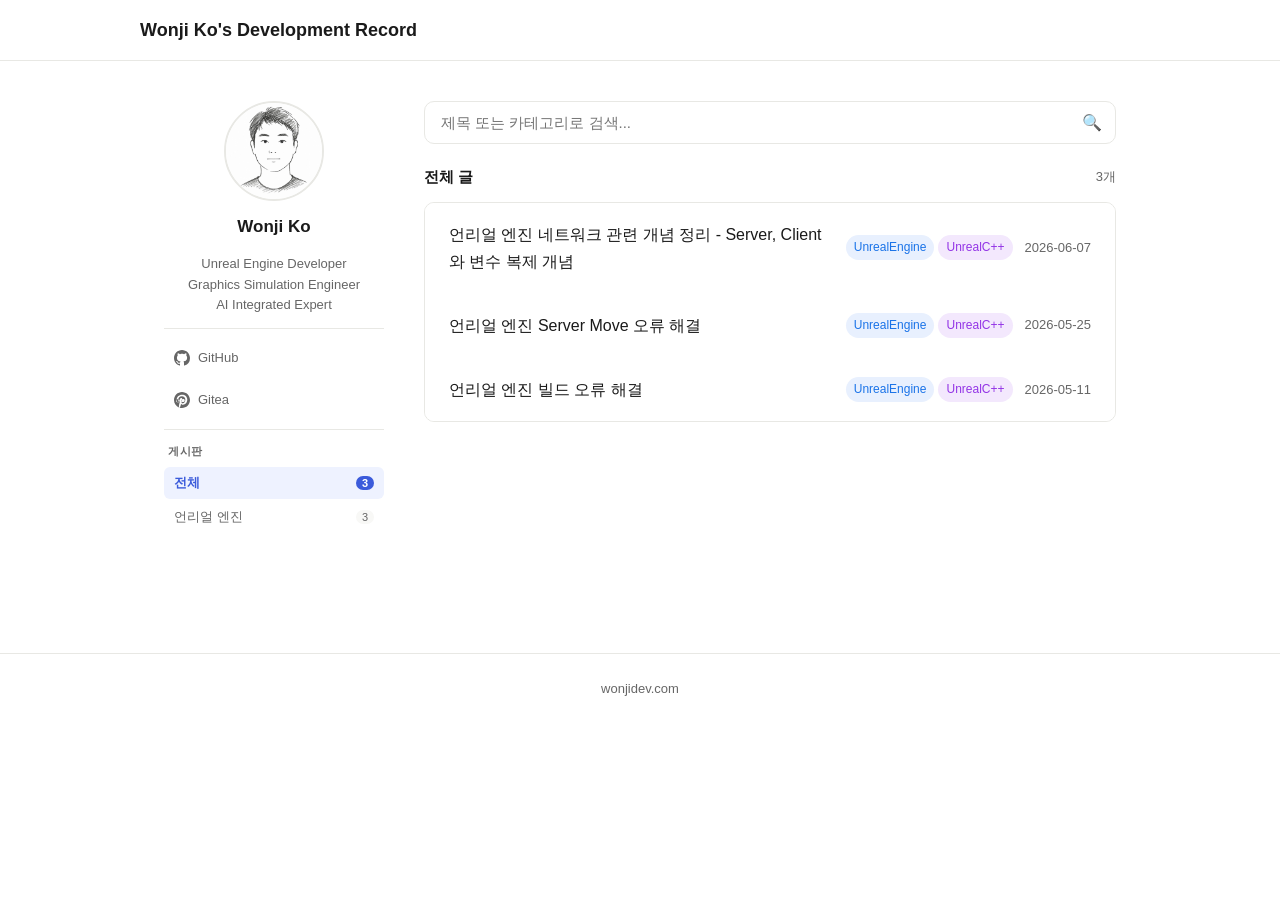
<file: index.html>
<!DOCTYPE html>
<html lang="ko">
<head>
  <meta charset="UTF-8">
  <meta name="viewport" content="width=device-width, initial-scale=1.0">
  <title>Wonji Ko's Development Record</title>
  <link rel="stylesheet" href="/assets/css/style.css">
  <style>
    .layout {
      max-width: 1000px;
      margin: 0 auto;
      padding: 40px 24px;
      display: grid;
      grid-template-columns: 220px 1fr;
      gap: 40px;
      align-items: start;
    }

    /* 사이드바 */
    .sidebar {
      position: sticky;
      top: 40px;
      display: flex;
      flex-direction: column;
      align-items: center;
      text-align: center;
      gap: 12px;
    }

    .profile-img {
      width: 100px;
      height: 100px;
      border-radius: 50%;
      object-fit: cover;
      border: 2px solid var(--border);
      background: var(--bg2);
    }

    .profile-avatar {
      width: 100px;
      height: 100px;
      border-radius: 50%;
      background: var(--accent-light);
      border: 2px solid var(--border);
      display: flex;
      align-items: center;
      justify-content: center;
      font-size: 40px;
    }

    .profile-name {
      font-size: 17px;
      font-weight: 700;
      color: var(--text);
    }

    .profile-bio {
      font-size: 13px;
      color: var(--text2);
      line-height: 1.6;
    }

    .profile-divider {
      width: 100%;
      height: 1px;
      background: var(--border);
    }

    .profile-links {
      display: flex;
      flex-direction: column;
      gap: 8px;
      width: 100%;
    }

    .profile-link {
      display: flex;
      align-items: center;
      gap: 8px;
      font-size: 13px;
      color: var(--text2);
      padding: 6px 10px;
      border-radius: 6px;
      transition: background 0.15s, color 0.15s;
      text-decoration: none;
    }

    .profile-link:hover {
      background: var(--bg2);
      color: var(--accent);
      text-decoration: none;
    }

    .profile-link svg { flex-shrink: 0; }

    /* 게시판 목록 */
    .board-section {
      width: 100%;
      text-align: left;
    }

    .board-section-title {
      font-size: 11px;
      font-weight: 600;
      color: var(--text2);
      text-transform: uppercase;
      letter-spacing: 0.06em;
      margin-bottom: 6px;
      padding-left: 4px;
    }

    .board-list {
      display: flex;
      flex-direction: column;
      gap: 2px;
      width: 100%;
    }

    .board-btn {
      width: 100%;
      display: flex;
      align-items: center;
      justify-content: space-between;
      padding: 7px 10px;
      border: none;
      border-radius: 6px;
      background: transparent;
      color: var(--text2);
      font-size: 13px;
      font-family: inherit;
      cursor: pointer;
      transition: background 0.15s, color 0.15s;
      text-align: left;
    }

    .board-btn:hover {
      background: var(--bg2);
      color: var(--text);
    }

    .board-btn.active {
      background: var(--accent-light);
      color: var(--accent);
      font-weight: 600;
    }

    .board-btn .board-count {
      font-size: 11px;
      color: var(--text2);
      background: var(--bg2);
      padding: 1px 6px;
      border-radius: 10px;
    }

    .board-btn.active .board-count {
      background: var(--accent);
      color: #fff;
    }

    /* 헤더 */
    header nav { max-width: 1000px; }

    /* 검색 */
    .search-wrap {
      margin-bottom: 20px;
      position: relative;
    }

    .search-input {
      width: 100%;
      padding: 12px 40px 12px 16px;
      font-size: 15px;
      border: 1px solid var(--border);
      border-radius: var(--radius);
      background: var(--bg);
      color: var(--text);
      outline: none;
      transition: border-color 0.15s;
      font-family: inherit;
    }

    .search-input:focus { border-color: var(--accent); }

    .search-icon {
      position: absolute;
      right: 14px;
      top: 50%;
      transform: translateY(-50%);
      color: var(--text2);
      font-size: 16px;
      pointer-events: none;
    }

    /* 게시판 헤더 */
    .board-header {
      display: flex;
      align-items: center;
      justify-content: space-between;
      margin-bottom: 12px;
    }

    .board-title {
      font-size: 15px;
      font-weight: 600;
      color: var(--text);
    }

    .result-count {
      font-size: 13px;
      color: var(--text2);
    }

    .no-results {
      text-align: center;
      padding: 60px 0;
      color: var(--text2);
      font-size: 15px;
    }

    .post-categories {
      display: flex;
      gap: 4px;
      flex-wrap: wrap;
    }

    /* 카테고리 색상 */
    .cat-blue   { background: #e8f0fe; color: #1a73e8; }
    .cat-green  { background: #e6f4ea; color: #1e8e3e; }
    .cat-red    { background: #fce8e6; color: #d93025; }
    .cat-yellow { background: #fef7e0; color: #f29900; }
    .cat-purple { background: #f3e8fd; color: #9334e6; }
    .cat-gray   { background: #f1f3f4; color: #5f6368; }
    .cat-lime   { background: #f2fce4; color: #4caf11; }
    .cat-sky    { background: #e4f6fd; color: #0097c7; }

    @media (prefers-color-scheme: dark) {
      .cat-blue   { background: #1a2740; color: #8ab4f8; }
      .cat-green  { background: #1a2e1f; color: #81c995; }
      .cat-red    { background: #2e1a18; color: #f28b82; }
      .cat-yellow { background: #2e2510; color: #fdd663; }
      .cat-purple { background: #2a1a3e; color: #d7aefb; }
      .cat-gray   { background: #2e2e2e; color: #9aa0a6; }
      .cat-lime   { background: #1e2e10; color: #a8d878; }
      .cat-sky    { background: #102030; color: #67d0f5; }
    }

    mark {
      background: var(--accent-light);
      color: var(--accent);
      border-radius: 2px;
      padding: 0 2px;
    }

    .main-content { min-width: 0; }

    /* 페이지네이션 */
    .pagination {
      display: flex;
      align-items: center;
      justify-content: center;
      gap: 4px;
      margin-top: 24px;
    }

    .page-btn {
      min-width: 34px;
      height: 34px;
      padding: 0 8px;
      border: 1px solid var(--border);
      border-radius: 6px;
      background: var(--bg);
      color: var(--text);
      font-size: 14px;
      cursor: pointer;
      transition: background 0.15s, color 0.15s, border-color 0.15s;
      font-family: inherit;
    }

    .page-btn:hover:not(:disabled) {
      background: var(--bg2);
      border-color: var(--accent);
      color: var(--accent);
    }

    .page-btn.active {
      background: var(--accent);
      color: #fff;
      border-color: var(--accent);
      font-weight: 600;
    }

    .page-btn:disabled {
      opacity: 0.35;
      cursor: default;
    }

    /* 모바일 */
    @media (max-width: 640px) {
      .layout {
        grid-template-columns: 1fr;
        padding: 24px 16px;
      }
      .sidebar {
        position: static;
        flex-direction: row;
        text-align: left;
        flex-wrap: wrap;
        gap: 16px;
      }
      .profile-avatar, .profile-img {
        width: 64px;
        height: 64px;
        font-size: 28px;
        flex-shrink: 0;
      }
      .profile-links { flex-direction: row; flex-wrap: wrap; }
      .profile-divider { display: none; }
      .board-section { width: 100%; }
      .board-list { flex-direction: row; flex-wrap: wrap; gap: 6px; }
      .board-btn { width: auto; }
    }
  </style>
</head>
<body>

  <header>
    <nav>
      <a class="blog-title" href="https://wonjidev.com/">Wonji Ko's Development Record</a>
    </nav>
  </header>

  <div class="layout">

    <!-- 좌측 사이드바 -->
    <aside class="sidebar">
      <img
        class="profile-img"
        id="profile-img"
        src="/assets/images/profile.jpg"
        alt="프로필 사진"
        onerror="this.style.display='none'; document.getElementById('profile-avatar').style.display='flex';"
      >
      <div class="profile-avatar" id="profile-avatar" style="display:none;">👤</div>

      <div class="profile-name">Wonji Ko</div>
      <div class="profile-bio">
        Unreal Engine Developer<br>
        Graphics Simulation Engineer<br>
        AI Integrated Expert
      </div>

      <div class="profile-divider"></div>

      <div class="profile-links">
        <a class="profile-link" href="https://github.com/wonjiko6718" target="_blank" rel="noopener">
          <svg width="16" height="16" viewBox="0 0 24 24" fill="currentColor">
            <path d="M12 0C5.37 0 0 5.37 0 12c0 5.31 3.435 9.795 8.205 11.385.6.105.825-.255.825-.57 0-.285-.015-1.23-.015-2.235-3.015.555-3.795-.735-4.035-1.41-.135-.345-.72-1.41-1.23-1.695-.42-.225-1.02-.78-.015-.795.945-.015 1.62.87 1.845 1.23 1.08 1.815 2.805 1.305 3.495.99.105-.78.42-1.305.765-1.605-2.67-.3-5.46-1.335-5.46-5.925 0-1.305.465-2.385 1.23-3.225-.12-.3-.54-1.53.12-3.18 0 0 1.005-.315 3.3 1.23.96-.27 1.98-.405 3-.405s2.04.135 3 .405c2.295-1.56 3.3-1.23 3.3-1.23.66 1.65.24 2.88.12 3.18.765.84 1.23 1.905 1.23 3.225 0 4.605-2.805 5.625-5.475 5.925.435.375.81 1.095.81 2.22 0 1.605-.015 2.895-.015 3.3 0 .315.225.69.825.57A12.02 12.02 0 0 0 24 12c0-6.63-5.37-12-12-12z"/>
          </svg>
          GitHub
        </a>
        <a class="profile-link" href="https://git.wonjidev.com/WonjiKo" target="_blank" rel="noopener">
          <svg width="16" height="16" viewBox="0 0 24 24" fill="currentColor">
            <path d="M15.876 13.396c-.272 1.181-1.449 1.964-2.644 1.746-1.314-.237-2.132-1.57-1.823-2.887.31-1.316 1.638-2.127 2.953-1.818 1.314.31 2.132 1.64 1.514 2.959zm-7.668.461c-.31 1.316-1.638 2.127-2.953 1.818C3.941 15.365 3.123 14.036 3.433 12.72c.31-1.317 1.638-2.128 2.953-1.819 1.314.31 2.132 1.64 1.822 2.956zM12 0C5.373 0 0 5.373 0 12c0 5.018 3.063 9.316 7.454 11.118-.103-.886-.197-2.247.041-3.213.216-.878 1.443-6.114 1.443-6.114s-.369-.737-.369-1.827c0-1.713.993-2.994 2.228-2.994 1.051 0 1.56.789 1.56 1.735 0 1.057-.674 2.641-1.022 4.108-.291 1.228.615 2.228 1.824 2.228 2.189 0 3.874-2.308 3.874-5.642 0-2.949-2.121-5.011-5.151-5.011-3.51 0-5.569 2.633-5.569 5.354 0 1.059.408 2.194 0.917 2.815.101.122.116.229.086.354-.094.388-.301 1.228-.342 1.4-.054.226-.181.274-.416.165-1.55-.722-2.521-2.99-2.521-4.814 0-3.917 2.846-7.514 8.208-7.514 4.308 0 7.655 3.07 7.655 7.172 0 4.278-2.697 7.719-6.44 7.719-1.258 0-2.441-.654-2.847-1.426l-.773 2.883c-.281 1.077-1.037 2.427-1.543 3.249C10.014 23.928 11 24 12 24c6.627 0 12-5.373 12-12S18.627 0 12 0z"/>
          </svg>
        Gitea
        </a>
      </div>

      <div class="profile-divider"></div>

      <!-- 게시판 목록 (JS로 자동 생성) -->
      <div class="board-section">
        <div class="board-section-title">게시판</div>
        <div class="board-list" id="board-list"></div>
      </div>

    </aside>

    <!-- 우측 메인 -->
    <div class="main-content">
      <div class="search-wrap">
        <input
          class="search-input"
          id="search-input"
          type="text"
          placeholder="제목 또는 카테고리로 검색..."
          autocomplete="off"
        >
        <span class="search-icon">🔍</span>
      </div>

      <div class="board-header">
        <span class="board-title" id="board-title">전체 글</span>
        <span class="result-count" id="result-count"></span>
      </div>

      <ul class="post-list" id="post-list">
        <li class="loading">글 목록을 불러오는 중...</li>
      </ul>

      <div class="pagination" id="pagination"></div>
    </div>

  </div>

  <footer>
    <p>wonjidev.com</p>
  </footer>

  <script>
    const CATEGORY_COLORS = {
      'UnrealEngine':    'cat-blue',
      'AI':    'cat-green',
      'UnrealC++':    'cat-purple',
      'Common':    'cat-yellow',
      'Custom':    'cat-red',
      'Base':  'cat-gray',
      'Python':  'cat-lime',   
      'C++':    'cat-sky',   
    };

    const PAGE_SIZE = 10;

    let allPosts      = [];
    let filteredPosts = [];
    let boards        = [];
    let currentPage   = 1;
    let activeBoard   = null;  // null = 전체
    let searchQuery   = '';

    function getCategoryClass(name) {
      return CATEGORY_COLORS[name] || 'cat-gray';
    }

    function highlight(text, query) {
      if (!query) return text;
      const escaped = query.replace(/[.*+?^${}()|[\]\\]/g, '\\$&');
      return text.replace(new RegExp(`(${escaped})`, 'gi'), '<mark>$1</mark>');
    }

    function getCategories(post) {
      return Array.isArray(post.category)
        ? post.category
        : (post.category ? [post.category] : []);
    }

    function renderCategories(categories, query) {
      if (categories.length === 0) return '';
      return `<span class="post-categories">
        ${categories.map(c =>
          `<span class="post-category ${getCategoryClass(c)}">${highlight(c, query)}</span>`
        ).join('')}
      </span>`;
    }

    /* 게시판 버튼 생성 */
    function buildBoardButtons() {
      const wrap = document.getElementById('board-list');
      wrap.innerHTML = '';

      // 전체 버튼
      const allCount = allPosts.length;
      const allBtn = document.createElement('button');
      allBtn.className = 'board-btn' + (activeBoard === null ? ' active' : '');
      allBtn.innerHTML = `<span>전체</span><span class="board-count">${allCount}</span>`;
      allBtn.onclick = () => selectBoard(null);
      wrap.appendChild(allBtn);

      // 폴더별 버튼
      boards.forEach(board => {
        const count = allPosts.filter(p => p.board === board).length;
        const btn = document.createElement('button');
        btn.className = 'board-btn' + (activeBoard === board ? ' active' : '');
        btn.innerHTML = `<span>${board}</span><span class="board-count">${count}</span>`;
        btn.onclick = () => selectBoard(board);
        wrap.appendChild(btn);
      });
    }

    function selectBoard(board) {
      activeBoard = board;
      currentPage = 1;
      document.getElementById('board-title').textContent = board || '전체 글';
      applyFilters();
      buildBoardButtons();
    }

    /* 필터 적용 */
    function applyFilters() {
      const q = searchQuery.trim().toLowerCase();

      filteredPosts = allPosts.filter(post => {
        // 게시판 필터
        if (activeBoard && post.board !== activeBoard) return false;

        // 검색어 필터
        if (q) {
          const cats    = getCategories(post);
          const inTitle = post.title.toLowerCase().includes(q);
          const inCat   = cats.some(c => c.toLowerCase().includes(q));
          if (!inTitle && !inCat) return false;
        }

        return true;
      });

      currentPage = 1;
      renderPage();
    }

    /* 현재 페이지 렌더링 */
    function renderPage() {
      const list    = document.getElementById('post-list');
      const countEl = document.getElementById('result-count');
      const q       = searchQuery.trim();

      if (filteredPosts.length === 0) {
        list.innerHTML = `<li class="no-results">게시물이 없습니다.</li>`;
        countEl.textContent = '';
        renderPagination(0);
        return;
      }

      const total      = filteredPosts.length;
      const totalPages = Math.ceil(total / PAGE_SIZE);
      const start      = (currentPage - 1) * PAGE_SIZE;
      const pagePosts  = filteredPosts.slice(start, start + PAGE_SIZE);

      countEl.textContent = `${total}개`;

      list.innerHTML = pagePosts.map(post => `
        <li class="post-item">
          <a class="post-link" href="/post.html?id=${encodeURIComponent(post.id)}">
            <span class="post-title">${highlight(post.title, q)}</span>
            <span class="post-meta">
              ${renderCategories(getCategories(post), q)}
              <span class="post-date">${post.date}</span>
            </span>
          </a>
        </li>
      `).join('');

      renderPagination(totalPages);
    }

    /* 페이지네이션 */
    function renderPagination(totalPages) {
      const wrap = document.getElementById('pagination');
      if (totalPages <= 1) { wrap.innerHTML = ''; return; }

      let html = '';
      html += `<button class="page-btn" onclick="goPage(${currentPage - 1})" ${currentPage === 1 ? 'disabled' : ''}>‹</button>`;

      for (let i = 1; i <= totalPages; i++) {
        if (i === 1 || i === totalPages || (i >= currentPage - 2 && i <= currentPage + 2)) {
          html += `<button class="page-btn ${i === currentPage ? 'active' : ''}" onclick="goPage(${i})">${i}</button>`;
        } else if (i === currentPage - 3 || i === currentPage + 3) {
          html += `<button class="page-btn" disabled>…</button>`;
        }
      }

      html += `<button class="page-btn" onclick="goPage(${currentPage + 1})" ${currentPage === totalPages ? 'disabled' : ''}>›</button>`;
      wrap.innerHTML = html;
    }

    function goPage(page) {
      currentPage = page;
      renderPage();
      window.scrollTo({ top: 0, behavior: 'smooth' });
    }

    async function loadPosts() {
      const list = document.getElementById('post-list');
      try {
        const res = await fetch('/posts/list.json');
        if (!res.ok) throw new Error('list.json을 찾을 수 없습니다.');
        const data = await res.json();

        // 이전 형식(배열) 하위 호환 처리
        if (Array.isArray(data)) {
          allPosts = data;
          boards   = [...new Set(data.map(p => p.board).filter(Boolean))];
        } else {
          allPosts = data.posts  || [];
          boards   = data.boards || [];
        }

        filteredPosts = [...allPosts];
        buildBoardButtons();
        renderPage();

        // URL 검색어 자동 적용
        const params = new URLSearchParams(window.location.search);
        const q = params.get('q');
        if (q) {
          document.getElementById('search-input').value = q;
          searchQuery = q;
          applyFilters();
        }
      } catch (e) {
        list.innerHTML = `<li style="padding:20px"><div class="error-msg">오류: ${e.message}</div></li>`;
      }
    }

    document.getElementById('search-input').addEventListener('input', e => {
      searchQuery = e.target.value;
      applyFilters();
    });

    loadPosts();
  </script>

</body>
</html>
</file>
<file: assets/css/style.css>
* {
  margin: 0;
  padding: 0;
  box-sizing: border-box;
}

:root {
  --bg: #ffffff;
  --bg2: #f8f8f6;
  --text: #1a1a1a;
  --text2: #666;
  --accent: #3b5bdb;
  --accent-light: #eef2ff;
  --border: #e8e8e4;
  --radius: 10px;
  --max-w: 720px;
}

@media (prefers-color-scheme: dark) {
  :root {
    --bg: #141414;
    --bg2: #1e1e1e;
    --text: #e8e8e4;
    --text2: #999;
    --accent: #748ffc;
    --accent-light: #1e2340;
    --border: #2e2e2e;
  }
}

body {
  font-family: -apple-system, BlinkMacSystemFont, 'Segoe UI', 'Noto Sans KR', sans-serif;
  background: var(--bg);
  color: var(--text);
  line-height: 1.7;
  font-size: 16px;
}

a {
  color: var(--accent);
  text-decoration: none;
}

a:hover {
  text-decoration: underline;
}

/* Header */
header {
  border-bottom: 1px solid var(--border);
  padding: 0 24px;
}

header nav {
  max-width: var(--max-w);
  margin: 0 auto;
  display: flex;
  align-items: center;
  justify-content: space-between;
  height: 60px;
}

.blog-title {
  font-size: 18px;
  font-weight: 600;
  color: var(--text);
}

.blog-title:hover {
  text-decoration: none;
  color: var(--accent);
}

/* Main */
main {
  max-width: var(--max-w);
  margin: 0 auto;
  padding: 40px 24px;
}

/* Post list */
.post-list {
  list-style: none;
  display: flex;
  flex-direction: column;
  gap: 1px;
  border: 1px solid var(--border);
  border-radius: var(--radius);
  overflow: hidden;
}

.post-item {
  background: var(--bg);
  transition: background 0.15s;
}

.post-item:hover {
  background: var(--bg2);
}

.post-link {
  display: flex;
  align-items: center;
  justify-content: space-between;
  padding: 18px 24px;
  color: var(--text);
  gap: 16px;
}

.post-link:hover {
  text-decoration: none;
}

.post-title {
  font-size: 16px;
  font-weight: 500;
}

.post-meta {
  display: flex;
  align-items: center;
  gap: 12px;
  flex-shrink: 0;
}

.post-date {
  font-size: 13px;
  color: var(--text2);
}

.post-category {
  font-size: 12px;
  background: var(--accent-light);
  color: var(--accent);
  padding: 2px 8px;
  border-radius: 20px;
}

/* Post content */
.post-header {
  margin-bottom: 40px;
  padding-bottom: 24px;
  border-bottom: 1px solid var(--border);
}

.post-header h1 {
  font-size: 28px;
  font-weight: 700;
  line-height: 1.4;
  margin-bottom: 12px;
}

.post-content {
  line-height: 1.9;
}

.post-content h1,
.post-content h2,
.post-content h3 {
  margin: 2em 0 0.6em;
  font-weight: 600;
  line-height: 1.3;
}

.post-content h1 { font-size: 24px; }
.post-content h2 { font-size: 20px; }
.post-content h3 { font-size: 17px; }

.post-content p {
  margin-bottom: 1.2em;
}

.post-content ul,
.post-content ol {
  margin: 0 0 1.2em 1.4em;
}

.post-content li {
  margin-bottom: 0.4em;
}

.post-content blockquote {
  border-left: 3px solid var(--accent);
  margin: 1.2em 0;
  padding: 0.6em 0 0.6em 1.2em;
  color: var(--text2);
  font-style: italic;
}

.post-content code {
  font-family: 'Fira Code', 'Courier New', monospace;
  font-size: 14px;
  background: var(--bg2);
  padding: 2px 6px;
  border-radius: 4px;
  border: 1px solid var(--border);
}

.post-content pre {
  background: var(--bg2);
  border: 1px solid var(--border);
  border-radius: var(--radius);
  padding: 20px;
  overflow-x: auto;
  margin: 1.2em 0;
}

.post-content pre code {
  background: none;
  border: none;
  padding: 0;
}

.post-content img {
  max-width: 100%;
  border-radius: var(--radius);
  margin: 1em 0;
}

.post-content table {
  width: 100%;
  border-collapse: collapse;
  margin: 1.2em 0;
  font-size: 15px;
}

.post-content th,
.post-content td {
  border: 1px solid var(--border);
  padding: 8px 12px;
  text-align: left;
}

.post-content th {
  background: var(--bg2);
  font-weight: 600;
}

/* Back link */
.back-link {
  display: inline-flex;
  align-items: center;
  gap: 6px;
  color: var(--text2);
  font-size: 14px;
  margin-bottom: 32px;
}

.back-link:hover {
  color: var(--accent);
  text-decoration: none;
}

/* Loading / Error */
.loading {
  color: var(--text2);
  text-align: center;
  padding: 60px 0;
}

.error-msg {
  color: #c0392b;
  background: #fdf0ee;
  padding: 16px;
  border-radius: var(--radius);
  font-size: 14px;
}

/* Footer */
footer {
  margin-top: 80px;
  border-top: 1px solid var(--border);
  padding: 24px;
  text-align: center;
  font-size: 13px;
  color: var(--text2);
}
</file>
